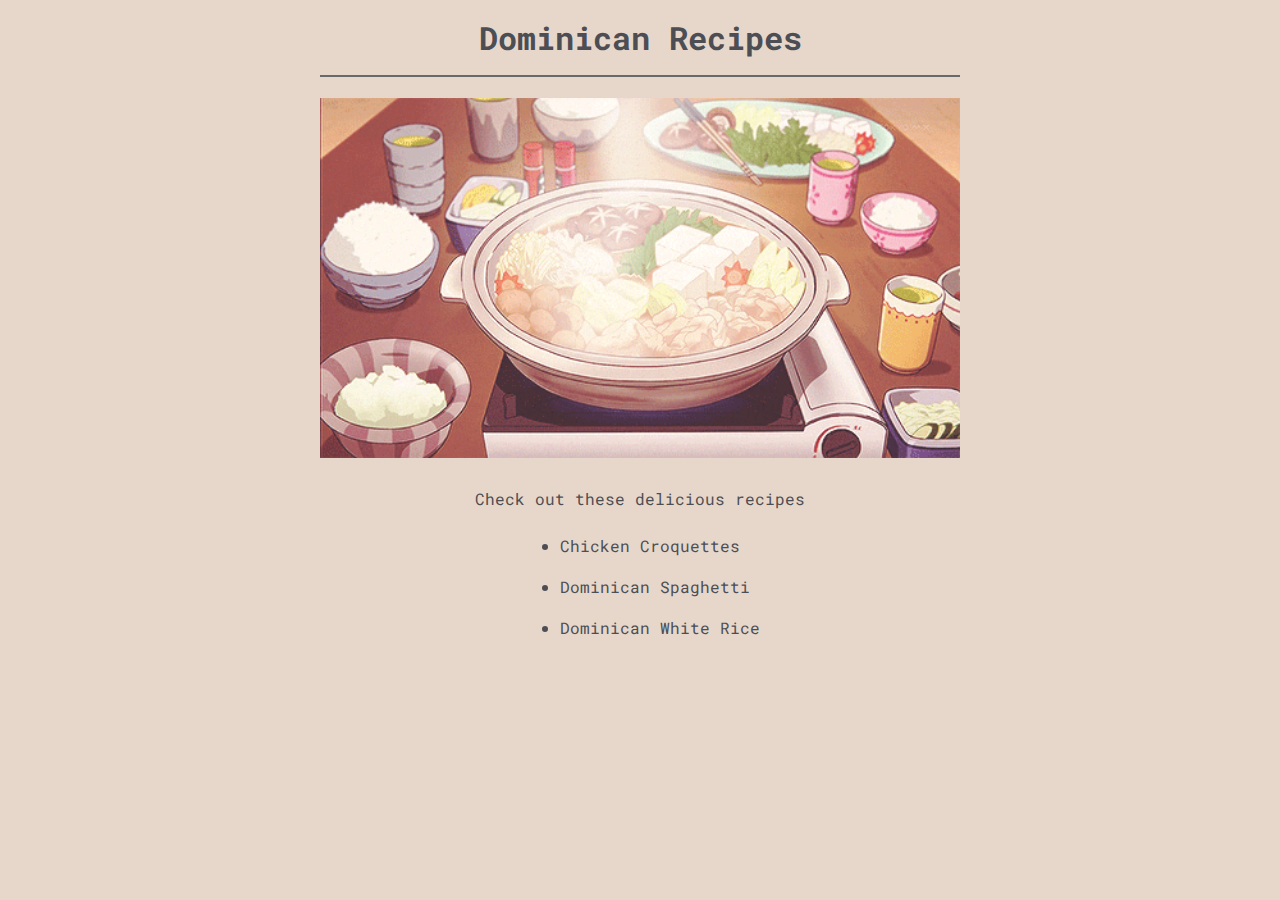
<file: index.html>
<!DOCTYPE html>
<html lang="en">
<head>
    <meta charset="UTF-8">
    <meta http-equiv="X-UA-Compatible" content="IE=edge">
    <meta name="viewport" content="width=device-width, initial-scale=1.0">
    <title>Odin Recipes</title>
    <link rel="stylesheet" href="css/style.css">
</head>
<body>
    <main class="main">
        <h1>Dominican Recipes</h1>
        <img src="img/food.gif" alt="hot food gif">
        <div class="recipes-links">
            <p>Check out these delicious recipes</p>
            <ul>
                <li><a href="recipes/chicken-croquettes.html">Chicken Croquettes</a></li>
                <li><a href="recipes/spaghetti.html">Dominican Spaghetti</a></li>
                <li><a href="recipes/whiterice.html">Dominican White Rice</a></li>
            </ul>
        </div>
    </main>
</body>
</html>
</file>
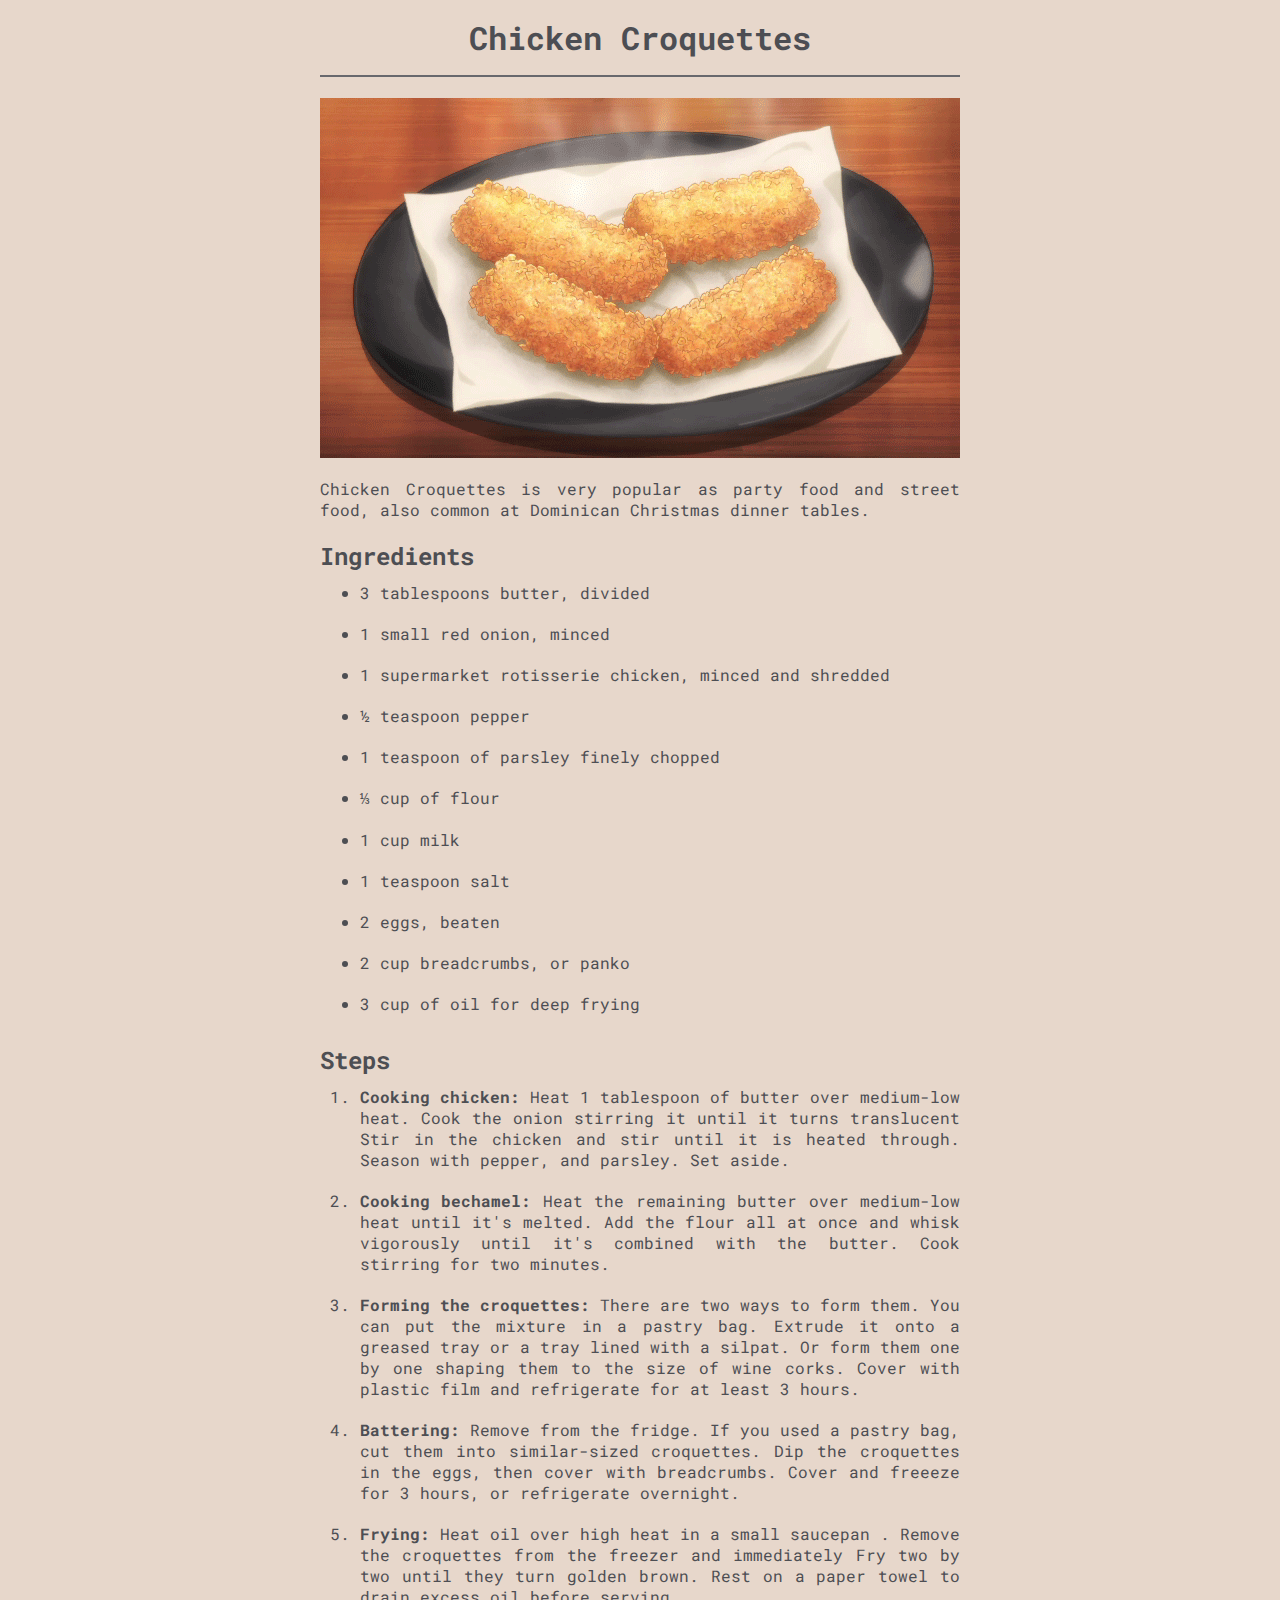
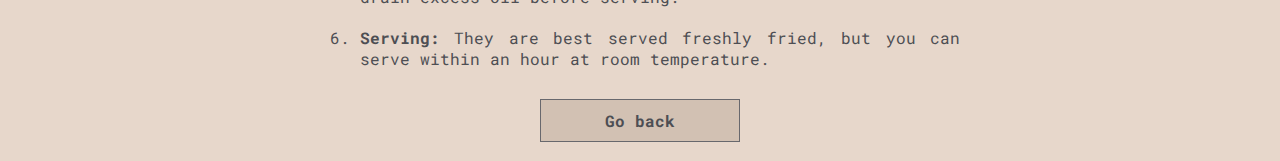
<file: recipes/chicken-croquettes.html>
<!DOCTYPE html>
<html lang="en">
  <head>
    <meta charset="UTF-8" />
    <meta http-equiv="X-UA-Compatible" content="IE=edge" />
    <meta name="viewport" content="width=device-width, initial-scale=1.0" />
    <title>Chicken Croquettes</title>
    <link rel="stylesheet" href="../css/style.css" />
  </head>

  <body>
    <main class="main">
      <h1>Chicken Croquettes</h1>
      <img src="../img/chicken-croquettes.gif" alt="chicken croquettes gif">

      <p>
        Chicken Croquettes is very popular as party food and street food, also
        common at Dominican Christmas dinner tables.
      </p>

      <h2>Ingredients</h2>
      <ul>
        <li>3 tablespoons butter, divided</li>
        <li>1 small red onion, minced</li>
        <li>1 supermarket rotisserie chicken, minced and shredded</li>
        <li>½ teaspoon pepper</li>
        <li>1 teaspoon of parsley finely chopped</li>
        <li>⅓ cup of flour</li>
        <li>1 cup milk</li>
        <li>1 teaspoon salt</li>
        <li>2 eggs, beaten</li>
        <li>2 cup breadcrumbs, or panko</li>
        <li>3 cup of oil for deep frying</li>
      </ul>

      <h2>Steps</h2>
      <ol>
        <li>
          <strong>Cooking chicken:</strong> Heat 1 tablespoon of butter over
          medium-low heat. Cook the onion stirring it until it turns translucent
          Stir in the chicken and stir until it is heated through. Season with
          pepper, and parsley. Set aside.
        </li>

        <li>
          <strong>Cooking bechamel:</strong> Heat the remaining butter over
          medium-low heat until it's melted. Add the flour all at once and whisk
          vigorously until it's combined with the butter. Cook stirring for two
          minutes.
        </li>

        <li>
          <strong>Forming the croquettes:</strong> There are two ways to form
          them. You can put the mixture in a pastry bag. Extrude it onto a
          greased tray or a tray lined with a silpat. Or form them one by one
          shaping them to the size of wine corks. Cover with plastic film and
          refrigerate for at least 3 hours.
        </li>

        <li>
          <strong>Battering:</strong> Remove from the fridge. If you used a
          pastry bag, cut them into similar-sized croquettes. Dip the croquettes
          in the eggs, then cover with breadcrumbs. Cover and freeeze for 3
          hours, or refrigerate overnight.
        </li>

        <li>
          <strong>Frying:</strong> Heat oil over high heat in a small saucepan .
          Remove the croquettes from the freezer and immediately Fry two by two
          until they turn golden brown. Rest on a paper towel to drain excess
          oil before serving.
        </li>

        <li>
          <strong>Serving:</strong>  They are best served freshly fried, but you can serve within
          an hour at room temperature.
        </li>
      </ol>
      <a class="btn-back" href="../index.html">Go back</a>
    </main>
  </body>
</html>
</file>
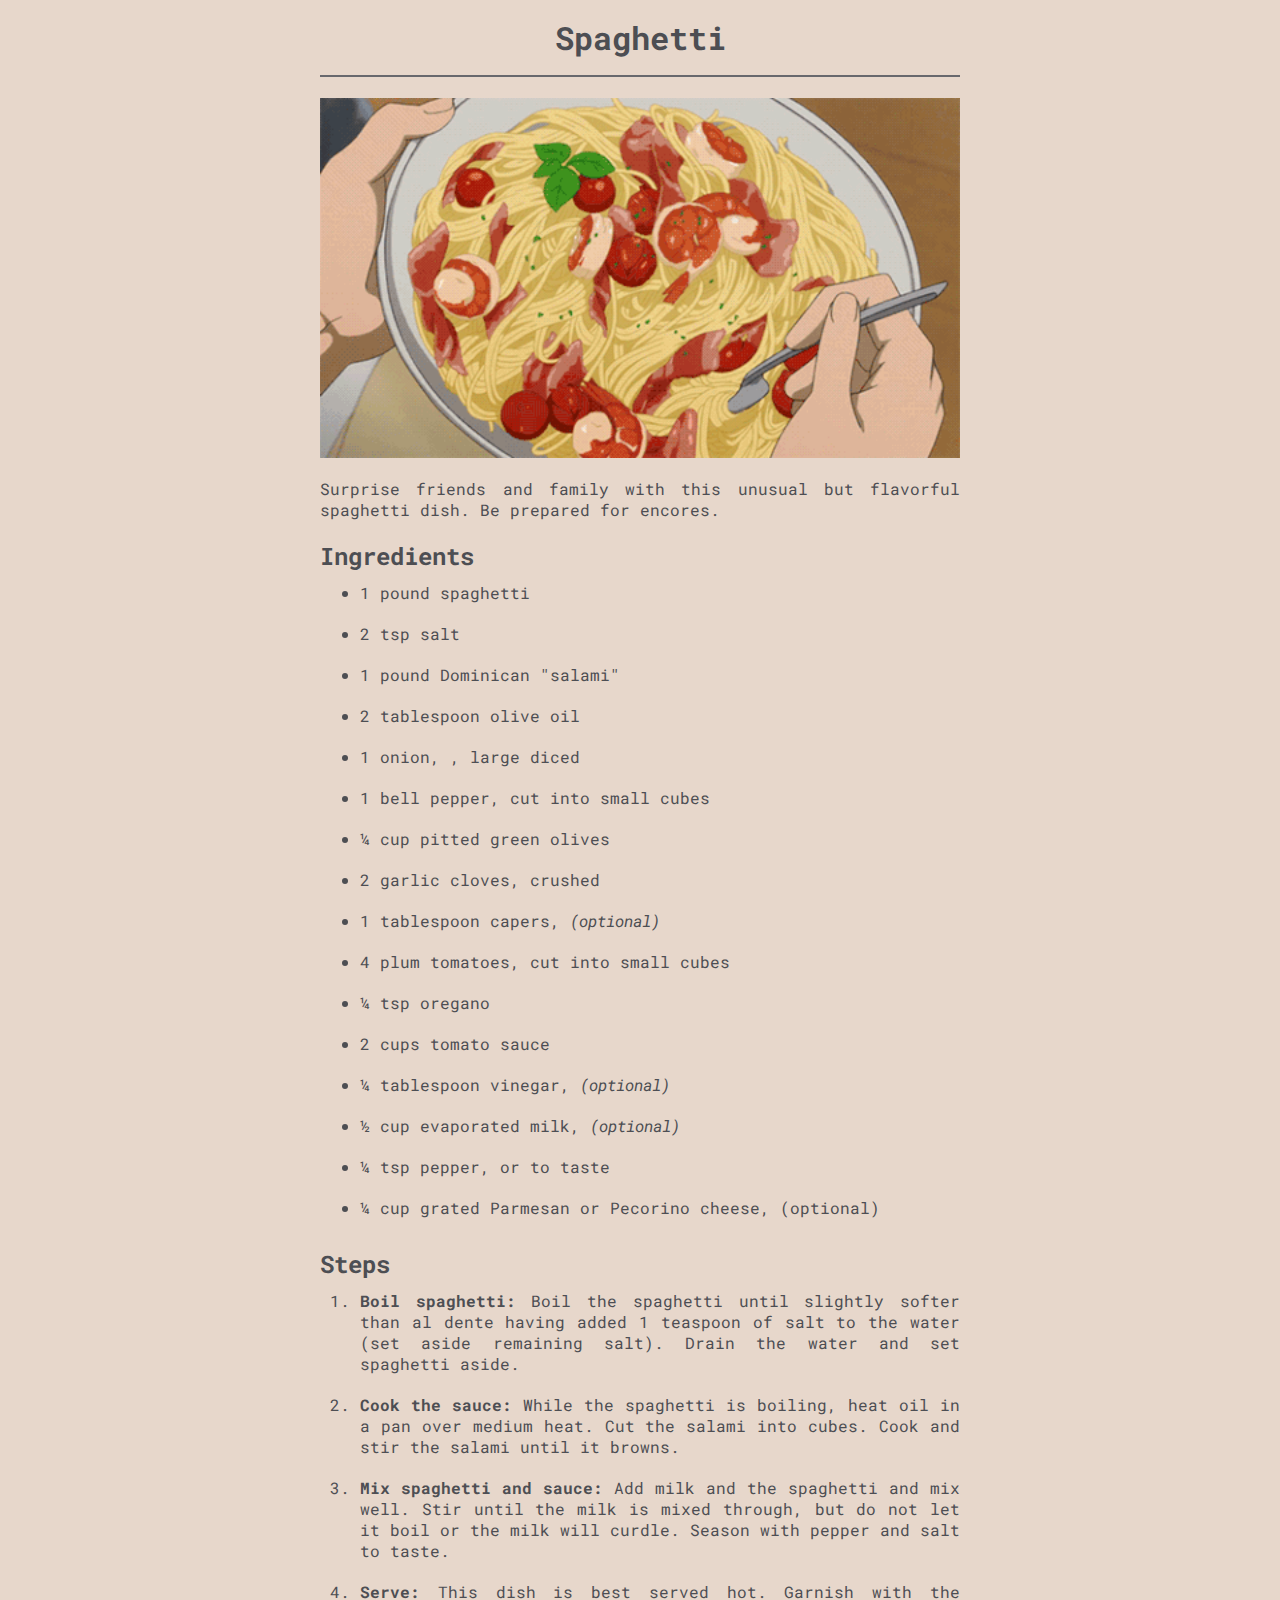
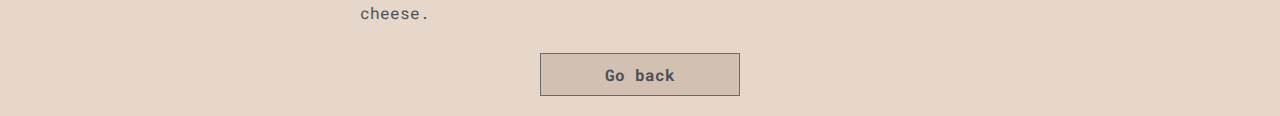
<file: recipes/spaghetti.html>
<!DOCTYPE html>
<html lang="en">
  <head>
    <meta charset="UTF-8" />
    <meta http-equiv="X-UA-Compatible" content="IE=edge" />
    <meta name="viewport" content="width=device-width, initial-scale=1.0" />
    <title>Spaghetti</title>
    <link rel="stylesheet" href="../css/style.css" />
  </head>

  <body>
    <main class="main">
      <h1>Spaghetti</h1>
      <img src="../img/spaghetti.gif" alt="spaghetti gif">

      <p>
        Surprise friends and family with this unusual but flavorful spaghetti
        dish. Be prepared for encores.
      </p>

      <h2>Ingredients</h2>
      <ul>
        <li>1 pound spaghetti</li>
        <li>2 tsp salt</li>
        <li>1 pound Dominican "salami"</li>
        <li>2 tablespoon olive oil</li>
        <li>1 onion, , large diced</li>
        <li>1 bell pepper, cut into small cubes</li>
        <li>¼ cup pitted green olives</li>
        <li>2 garlic cloves, crushed</li>
        <li>1 tablespoon capers, <em>(optional)</em></li>
        <li>4 plum tomatoes, cut into small cubes</li>
        <li>¼ tsp oregano</li>
        <li>2 cups tomato sauce</li>
        <li>¼ tablespoon vinegar, <em>(optional)</em></li>
        <li>½ cup evaporated milk, <em>(optional)</em></li>
        <li>¼ tsp pepper, or to taste</li>
        <li>¼ cup grated Parmesan or Pecorino cheese, (optional)</li>
      </ul>

      <h2>Steps</h2>
      <ol>
        <li>
          <strong>Boil spaghetti:</strong> Boil the spaghetti until slightly
          softer than al dente having added 1 teaspoon of salt to the water (set
          aside remaining salt). Drain the water and set spaghetti aside.
        </li>

        <li>
          <strong>Cook the sauce:</strong> While the spaghetti is boiling, heat
          oil in a pan over medium heat. Cut the salami into cubes. Cook and
          stir the salami until it browns.
        </li>

        <li>
          <strong>Mix spaghetti and sauce:</strong> Add milk and the spaghetti
          and mix well. Stir until the milk is mixed through, but do not let it
          boil or the milk will curdle. Season with pepper and salt to taste.
        </li>

        <li><strong>Serve:</strong> This dish is best served hot. Garnish with the cheese.</li>
      </ol>
      <a class="btn-back" href="../index.html">Go back</a>
    </main>
  </body>
</html>
</file>
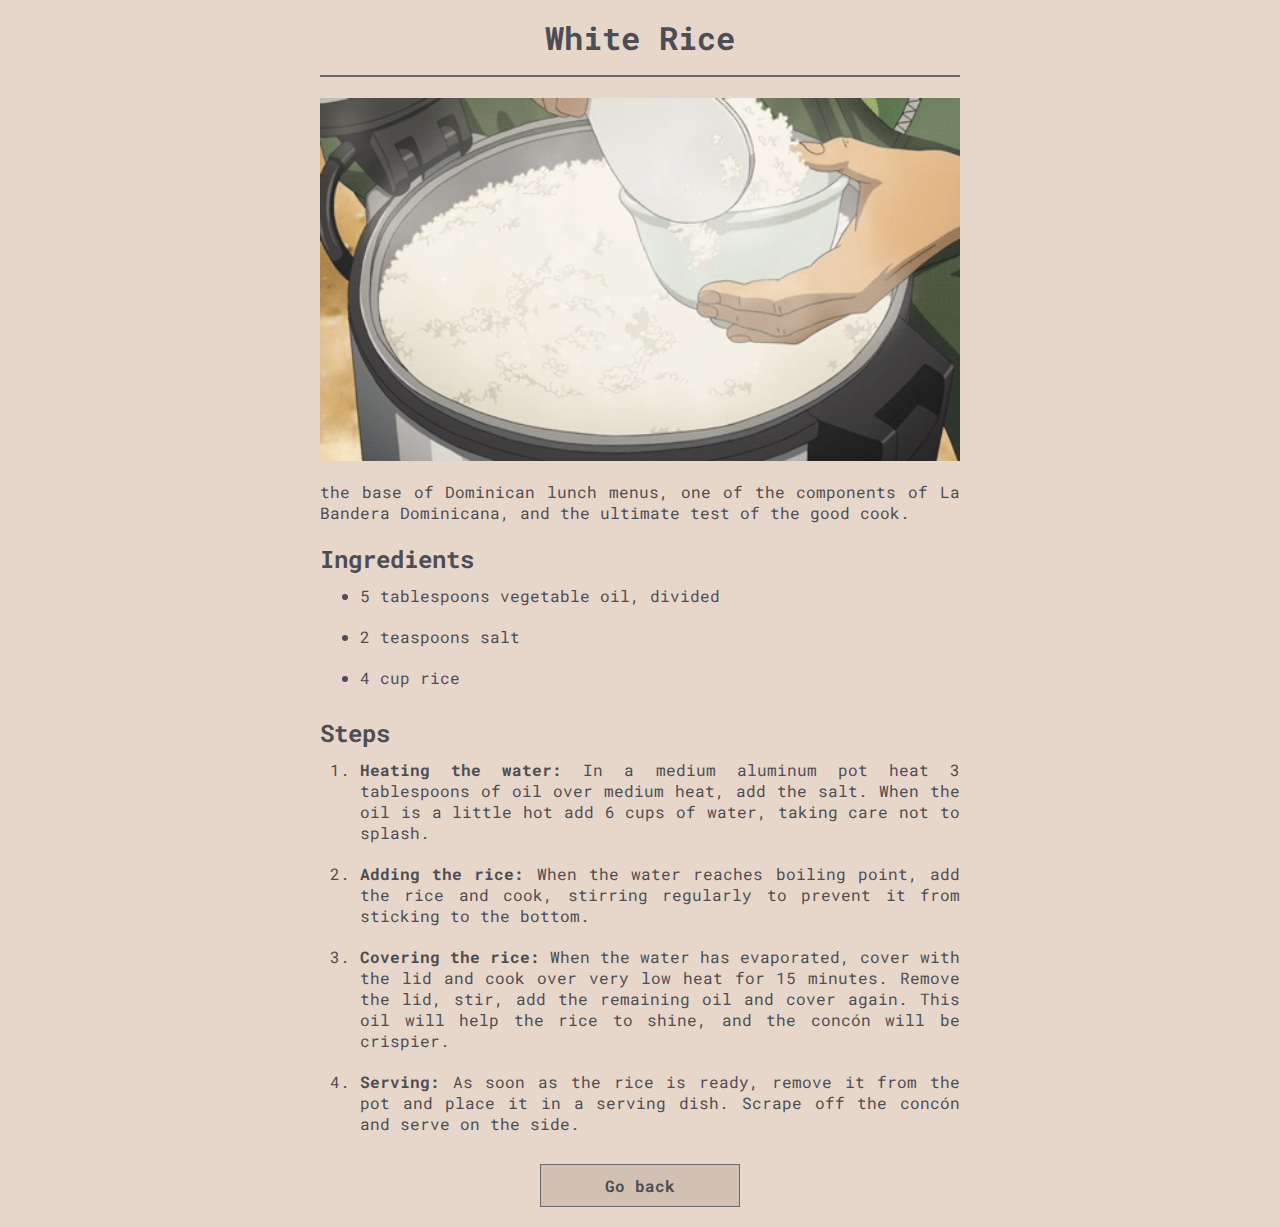
<file: recipes/whiterice.html>
<!DOCTYPE html>
<html lang="en">
  <head>
    <meta charset="UTF-8" />
    <meta http-equiv="X-UA-Compatible" content="IE=edge" />
    <meta name="viewport" content="width=device-width, initial-scale=1.0" />
    <title>White</title>
    <link rel="stylesheet" href="../css/style.css" />
  </head>

  <body>
    <main class="main">
      <h1>White Rice</h1>
      <img src="../img/white-rice.gif" alt="white rice gif">

      <p>
        the base of Dominican lunch menus, one of the components of La Bandera
        Dominicana, and the ultimate test of the good cook.
      </p>

      <h2>Ingredients</h2>
      <ul>
        <li>5 tablespoons vegetable oil, divided</li>
        <li>2 teaspoons salt</li>
        <li>4 cup rice</li>
      </ul>

      <h2>Steps</h2>
      <ol>
        <li>
          <strong>Heating the water:</strong> In a medium aluminum pot heat 3
          tablespoons of oil over medium heat, add the salt. When the oil is a
          little hot add 6 cups of water, taking care not to splash.
        </li>

        <li>
          <strong>Adding the rice:</strong> When the water reaches boiling
          point, add the rice and cook, stirring regularly to prevent it from
          sticking to the bottom.
        </li>

        <li>
          <strong>Covering the rice:</strong> When the water has evaporated,
          cover with the lid and cook over very low heat for 15 minutes. Remove
          the lid, stir, add the remaining oil and cover again. This oil will
          help the rice to shine, and the concón will be crispier.
        </li>

        <li>
          <strong>Serving:</strong>  As soon as the rice is ready, remove it from the pot and
          place it in a serving dish. Scrape off the concón and serve on the side.
        </li>
      </ol>
      <a class="btn-back" href="../index.html">Go back</a>      
    </main>
  </body>
</html>
</file>
<file: css/style.css>
@import url('https://fonts.googleapis.com/css2?family=Roboto+Mono:wght@400;700&display=swap');

html{
    font-size: 62.5%;
    box-sizing: border-box;
}

*,
*:before,
*:after {
    box-sizing: inherit;
}

h1 {
    border-bottom: 2px solid #68686D;
    padding: 16px;
}

body {
    margin: 0;
    font-size: 1.6rem;
    font-family: 'Roboto Mono', monospace;
    color: #4d4e53;
    background-color:  #E7D7CB;
}

a {
    text-decoration: none;
    color: inherit; 
}

img {
    width: 100%;
}

h1{
    text-align: center;
    margin-top: 0;
}

h2 {
    margin-bottom: 0;
}

ul, ol {
    margin: 0;
}

li{
    padding: 1rem 0;
}

.main {
     max-width: 50%;
     margin: 0 auto;
     text-align: justify;
}

@media (max-width: 992px) {
    .main {
        max-width: 90%;
    }   
}


.recipes-links{
    display: flex;
    flex-direction: column;
    align-items: center;
    margin-top: 1rem;
}

.recipes-links li:hover{
    text-decoration: underline;
}

.btn-back {
    display: block;
    text-align: center;
    padding: 1rem;
    border: 1px solid #68686D;
    margin: 2rem auto;
    background-color: #D2C1B3;
    font-weight: bold;
    width: 200px;
}

.btn-back:hover {
    background-color: #AA9D94;
    transition: all 0.5s ease-in-out;
}
</file>
